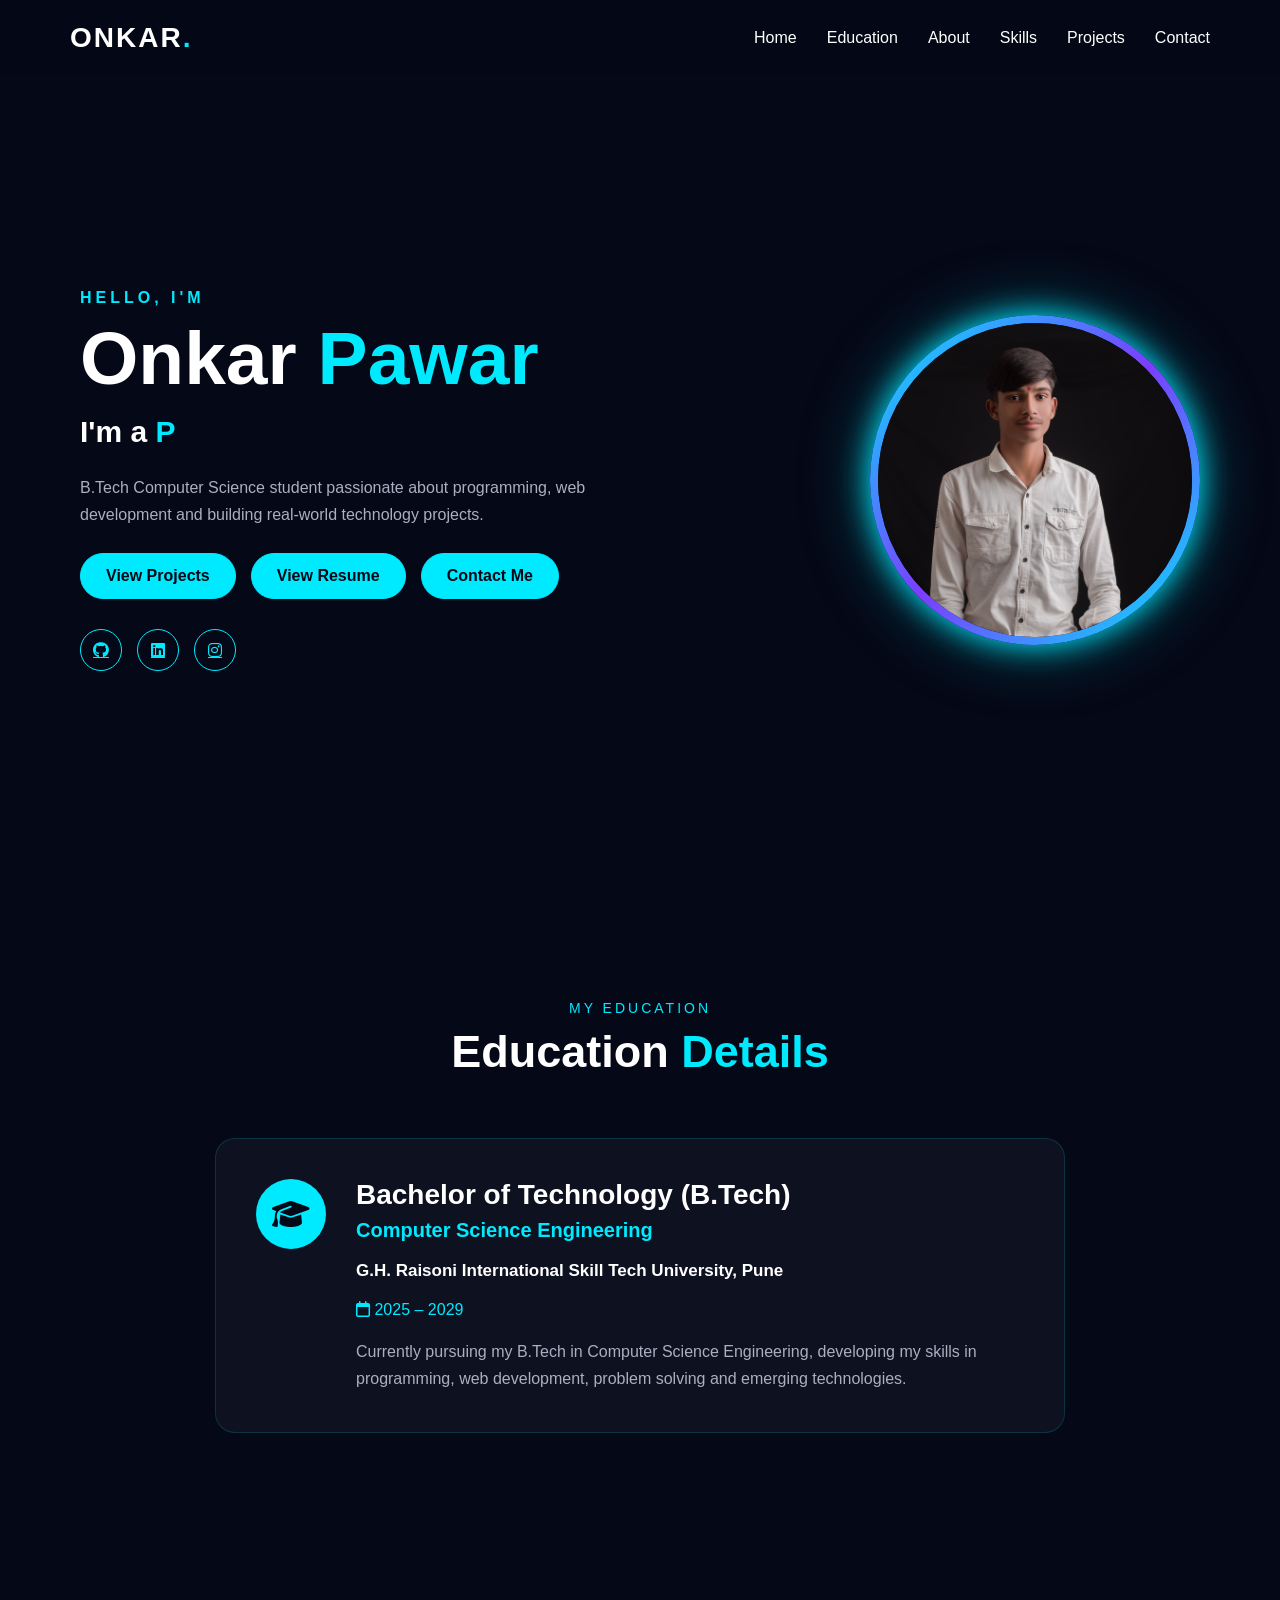
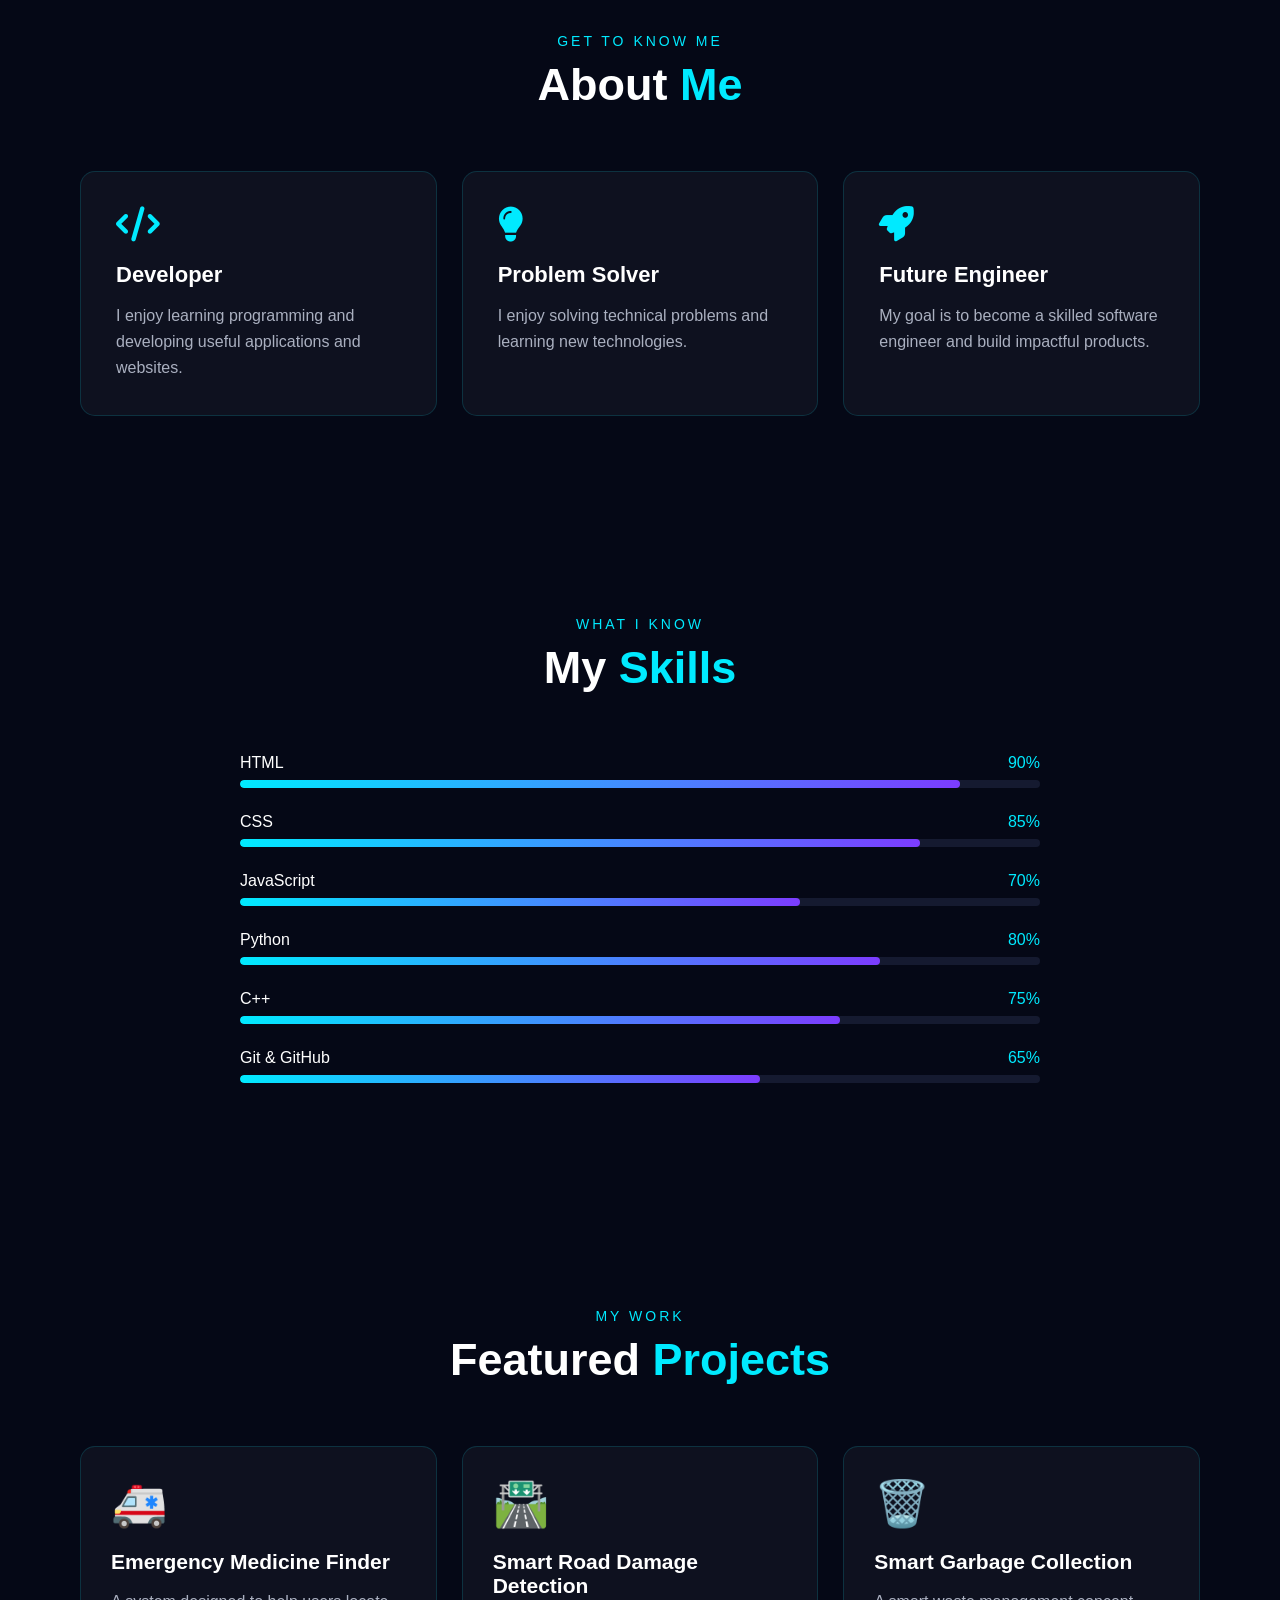
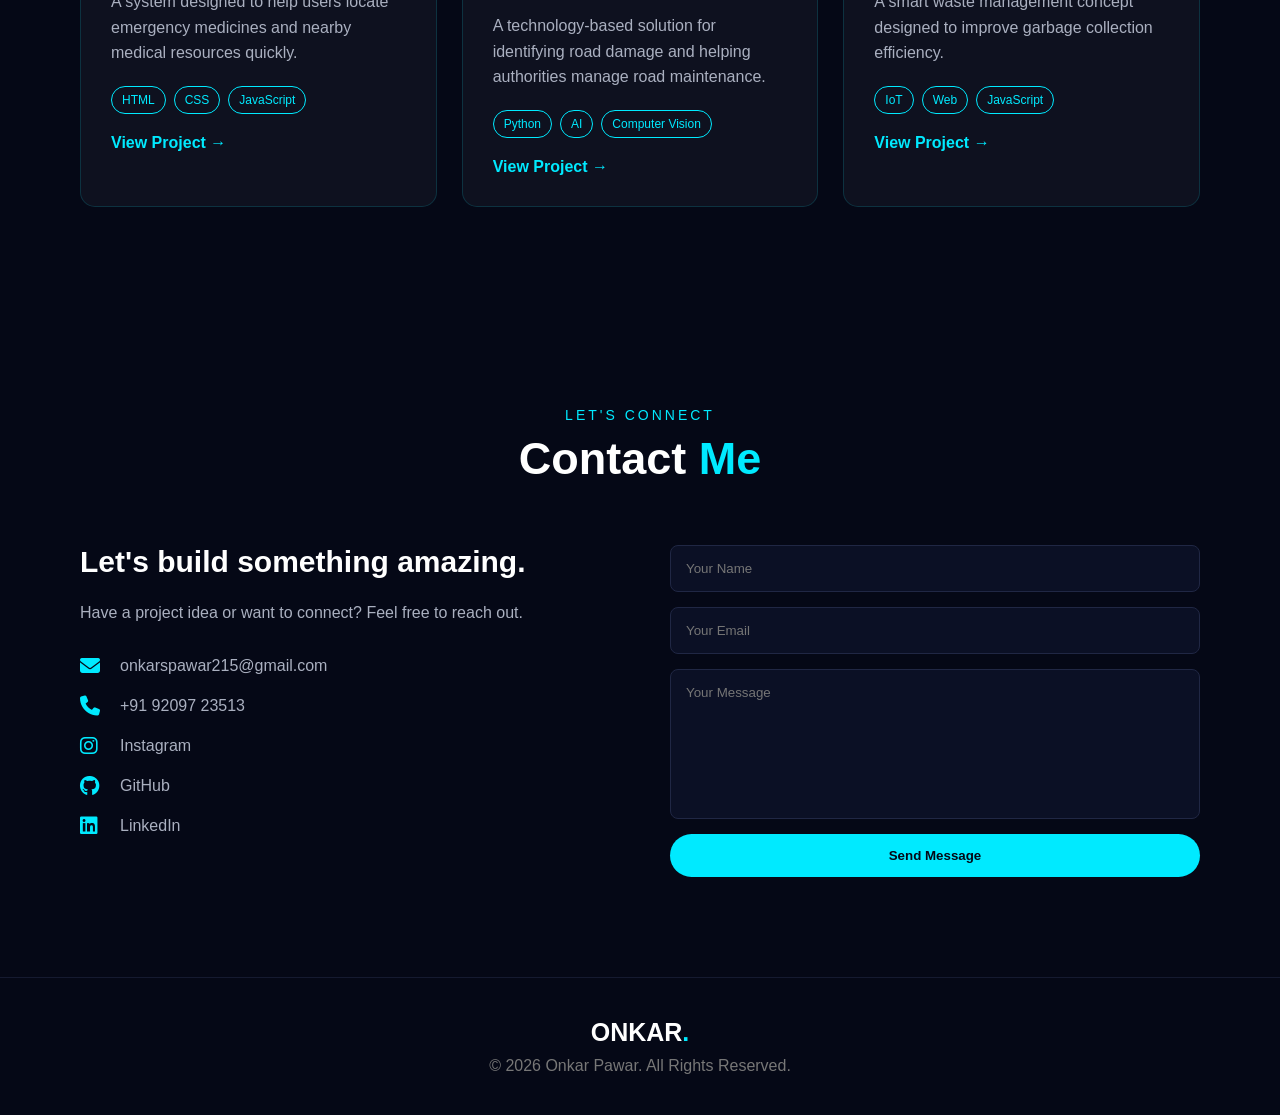
<file: index.html>
<!DOCTYPE html>
<html lang="en">

<head>
    <meta charset="UTF-8">
    <meta name="viewport" content="width=device-width, initial-scale=1.0">

    <title>Onkar Pawar | Portfolio</title>

    <link rel="stylesheet" href="style.css">

    <!-- Font Awesome -->
    <link rel="stylesheet"
        href="https://cdnjs.cloudflare.com/ajax/libs/font-awesome/6.5.2/css/all.min.css">
</head>

<body>

    <!-- ================= NAVBAR ================= -->

    <header>
        <nav>

            <h2 class="logo">
                ONKAR<span>.</span>
            </h2>

            <ul class="nav-links">
                <li><a href="#home">Home</a></li>
                <li><a href="#education">Education</a></li>
                <li><a href="#about">About</a></li>
                <li><a href="#skills">Skills</a></li>
                <li><a href="#projects">Projects</a></li>
                <li><a href="#contact">Contact</a></li>
            </ul>

            <div class="menu">
                <i class="fa-solid fa-bars"></i>
            </div>

        </nav>
    </header>


    <!-- ================= HOME ================= -->

    <section id="home" class="hero">

        <div class="hero-text">

            <p class="hello">
                HELLO, I'M
            </p>

            <h1>
                Onkar <span>Pawar</span>
            </h1>

            <h2>
                I'm a <span id="typing"></span>
            </h2>

            <p class="description">
                B.Tech Computer Science student passionate about
                programming, web development and building
                real-world technology projects.
            </p>

        <div class="buttons">
            <a href="#projects" class="btn">View Projects</a>

            <a href="resume.html" class="btn">View Resume</a>

            <a href="#contact" class="btn">Contact Me</a>
        </div>


            <!-- SOCIAL LINKS -->

            <div class="social">

                <a href="https://github.com/onkarpawar215" target="_blank">
                    <i class="fa-brands fa-github"></i>
                </a>

                <a href="https://www.linkedin.com/in/onkar-pawar-847924375/" target="_blank">
                    <i class="fa-brands fa-linkedin"></i>
                </a>

                <a href="https://www.instagram.com/onkar_pawar_9209/" target="_blank">
                    <i class="fa-brands fa-instagram"></i>
                </a>

            </div>

        </div>


        <!-- ================= PROFILE IMAGE ================= -->

        <div class="hero-image">

            <div class="glow-circle">

                <div class="profile">

                    <img src="onkar.jpg" alt="Onkar Pawar">

                </div>

            </div>

        </div>

    </section>

     <!-- Education Section -->
    <section id="education">

        <div class="section-title">
            <p>MY EDUCATION</p>
            <h2>Education <span> Details</span></h2>
        </div>

        <div class="education-card">

            <div class="education-icon">
                <i class="fa-solid fa-graduation-cap"></i>
            </div>

            <div class="education-content">

                <h3>Bachelor of Technology (B.Tech)</h3>

                <h4>Computer Science Engineering</h4>

                <p class="college-name">
                    G.H. Raisoni International Skill Tech University, Pune
                </p>

                <p class="education-year">
                    <i class="fa-regular fa-calendar"></i>
                    2025 – 2029
                </p>

                <p>
                    Currently pursuing my B.Tech in Computer Science Engineering,
                    developing my skills in programming, web development,
                    problem solving and emerging technologies.
                </p>

            </div>

        </div>

    </section>


    <!-- ================= ABOUT ================= -->

    <section id="about">

        <div class="section-title">

            <p>
                GET TO KNOW ME
            </p>

            <h2>
                About <span>Me</span>
            </h2>

        </div>


        <div class="about-container">


            <!-- CARD 1 -->

            <div class="about-card">

                <i class="fa-solid fa-code"></i>

                <h3>
                    Developer
                </h3>

                <p>
                    I enjoy learning programming and developing
                    useful applications and websites.
                </p>

            </div>


            <!-- CARD 2 -->

            <div class="about-card">

                <i class="fa-solid fa-lightbulb"></i>

                <h3>
                    Problem Solver
                </h3>

                <p>
                    I enjoy solving technical problems and
                    learning new technologies.
                </p>

            </div>


            <!-- CARD 3 -->

            <div class="about-card">

                <i class="fa-solid fa-rocket"></i>

                <h3>
                    Future Engineer
                </h3>

                <p>
                    My goal is to become a skilled software
                    engineer and build impactful products.
                </p>

            </div>

        </div>

    </section>

   


    <!-- ================= SKILLS ================= -->

    <section id="skills">

        <div class="section-title">

            <p>
                WHAT I KNOW
            </p>

            <h2>
                My <span>Skills</span>
            </h2>

        </div>


        <div class="skills-container">


            <!-- HTML -->

            <div class="skill">

                <div class="skill-name">

                    <span>
                        HTML
                    </span>

                    <span>
                        90%
                    </span>

                </div>

                <div class="bar">

                    <div class="progress html"></div>

                </div>

            </div>


            <!-- CSS -->

            <div class="skill">

                <div class="skill-name">

                    <span>
                        CSS
                    </span>

                    <span>
                        85%
                    </span>

                </div>

                <div class="bar">

                    <div class="progress css"></div>

                </div>

            </div>


            <!-- JAVASCRIPT -->

            <div class="skill">

                <div class="skill-name">

                    <span>
                        JavaScript
                    </span>

                    <span>
                        70%
                    </span>

                </div>

                <div class="bar">

                    <div class="progress js"></div>

                </div>

            </div>


            <!-- PYTHON -->

            <div class="skill">

                <div class="skill-name">

                    <span>
                        Python
                    </span>

                    <span>
                        80%
                    </span>

                </div>

                <div class="bar">

                    <div class="progress python"></div>

                </div>

            </div>


            <!-- C++ -->

            <div class="skill">

                <div class="skill-name">

                    <span>
                        C++
                    </span>

                    <span>
                        75%
                    </span>

                </div>

                <div class="bar">

                    <div class="progress cpp"></div>

                </div>

            </div>


            <!-- GITHUB -->

            <div class="skill">

                <div class="skill-name">

                    <span>
                        Git & GitHub
                    </span>

                    <span>
                        65%
                    </span>

                </div>

                <div class="bar">

                    <div class="progress git"></div>

                </div>

            </div>

        </div>

    </section>


    <!-- ================= PROJECTS ================= -->

    <section id="projects">

        <div class="section-title">

            <p>
                MY WORK
            </p>

            <h2>
                Featured <span>Projects</span>
            </h2>

        </div>


        <div class="project-container">


            <!-- PROJECT 1 -->

            <div class="project-card">

                <div class="project-icon">
                    🚑
                </div>

                <h3>
                    Emergency Medicine Finder
                </h3>

                <p>
                    A system designed to help users locate
                    emergency medicines and nearby medical
                    resources quickly.
                </p>

                <div class="tags">

                    <span>HTML</span>
                    <span>CSS</span>
                    <span>JavaScript</span>

                </div>

                <a href="./medicine-finder.html">View Project →</a>

            </div>


            <!-- PROJECT 2 -->

            <div class="project-card">

                <div class="project-icon">
                    🛣️
                </div>

                <h3>
                    Smart Road Damage Detection
                </h3>

                <p>
                    A technology-based solution for identifying
                    road damage and helping authorities manage
                    road maintenance.
                </p>

                <div class="tags">

                    <span>Python</span>
                    <span>AI</span>
                    <span>Computer Vision</span>

                </div>

               <a href="./road-damage.html">View Project →</a>

            </div>


            <!-- PROJECT 3 -->

            <div class="project-card">

                <div class="project-icon">
                    🗑️
                </div>

                <h3>
                    Smart Garbage Collection
                </h3>

                <p>
                    A smart waste management concept designed
                    to improve garbage collection efficiency.
                </p>

                <div class="tags">

                    <span>IoT</span>
                    <span>Web</span>
                    <span>JavaScript</span>

                </div>

                <a href="./garbage-collection.html">View Project →</a>

            </div>

        </div>

    </section>


    <!-- ================= CONTACT ================= -->

    <section id="contact">

        <div class="section-title">

            <p>
                LET'S CONNECT
            </p>

            <h2>
                Contact <span>Me</span>
            </h2>

        </div>


        <div class="contact-container">


            <!-- CONTACT INFO -->

<div class="contact-info">
    <h3>Let's build something amazing.</h3>

    <p>Have a project idea or want to connect? Feel free to reach out.</p>

    <!-- Email -->
    <div class="contact-item">
        <i class="fa-solid fa-envelope"></i>
        <a href="mailto:onkarspawar215@gmail.com">
            onkarspawar215@gmail.com
        </a>
    </div>

    <!-- Phone -->
    <div class="contact-item">
        <i class="fa-solid fa-phone"></i>
        <a href="tel:+919209723513">
            +91 92097 23513
        </a>
    </div>

    <!-- Instagram -->
    <div class="contact-item">
        <i class="fa-brands fa-instagram"></i>
        <a href="https://www.instagram.com/onkar_pawar_9209/" target="_blank">
            Instagram
        </a>
    </div>

    <!-- GitHub -->
    <div class="contact-item">
        <i class="fa-brands fa-github"></i>
        <a href="https://github.com/onkarpawar215" target="_blank">
            GitHub
        </a>
    </div>

    <!-- LinkedIn -->
    <div class="contact-item">
        <i class="fa-brands fa-linkedin"></i>
        <a href="https://www.linkedin.com/in/onkar-pawar-847924375/" target="_blank">
            LinkedIn
        </a>
    </div>
</div>


            <!-- CONTACT FORM -->

            <form>

                <input
                    type="text"
                    placeholder="Your Name"
                    required
                >

                <input
                    type="email"
                    placeholder="Your Email"
                    required
                >

                <textarea
                    placeholder="Your Message"
                    required
                ></textarea>

                <button type="submit">
                    Send Message
                </button>

            </form>

        </div>

    </section>


    <!-- ================= FOOTER ================= -->

    <footer>

        <h3>
            ONKAR<span>.</span>
        </h3>

        <p>
            © 2026 Onkar Pawar. All Rights Reserved.
        </p>

    </footer>


    <!-- JAVASCRIPT -->

    <script src="script.js"></script>

</body>

</html>
</file>
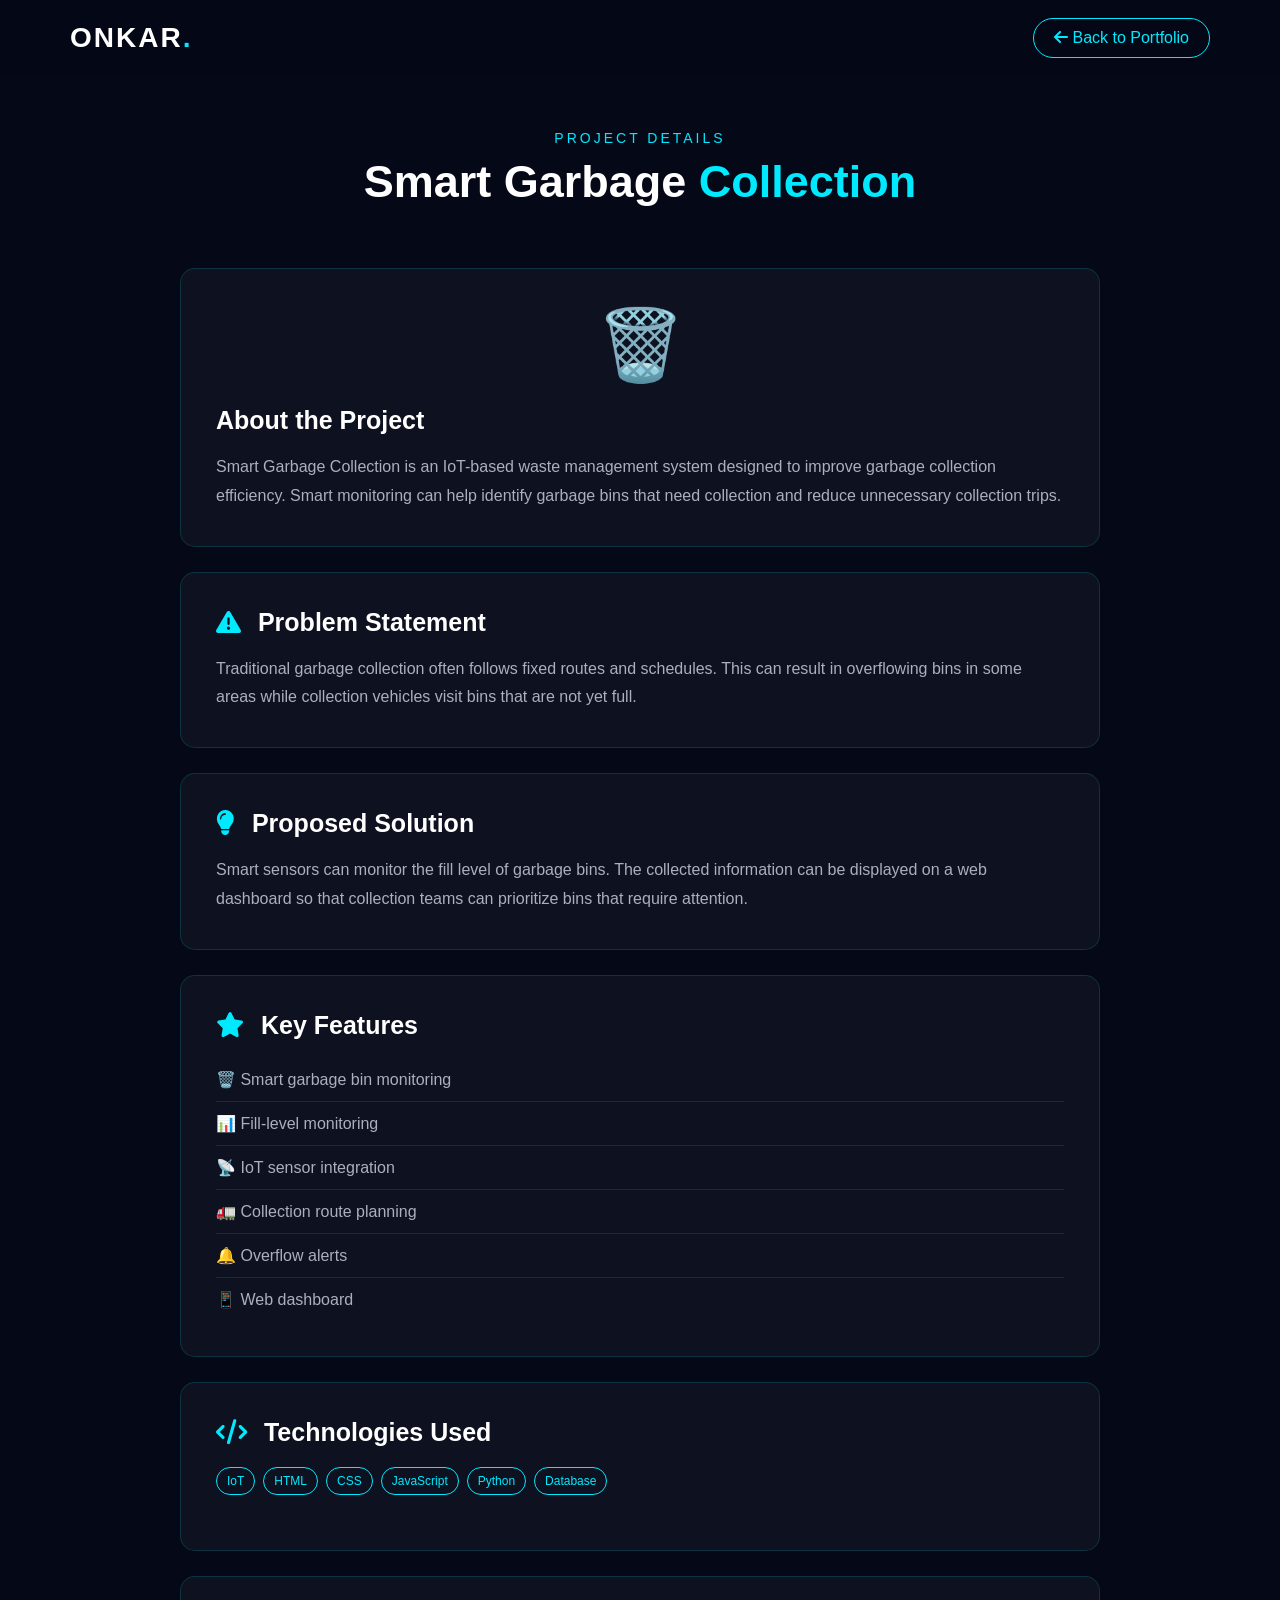
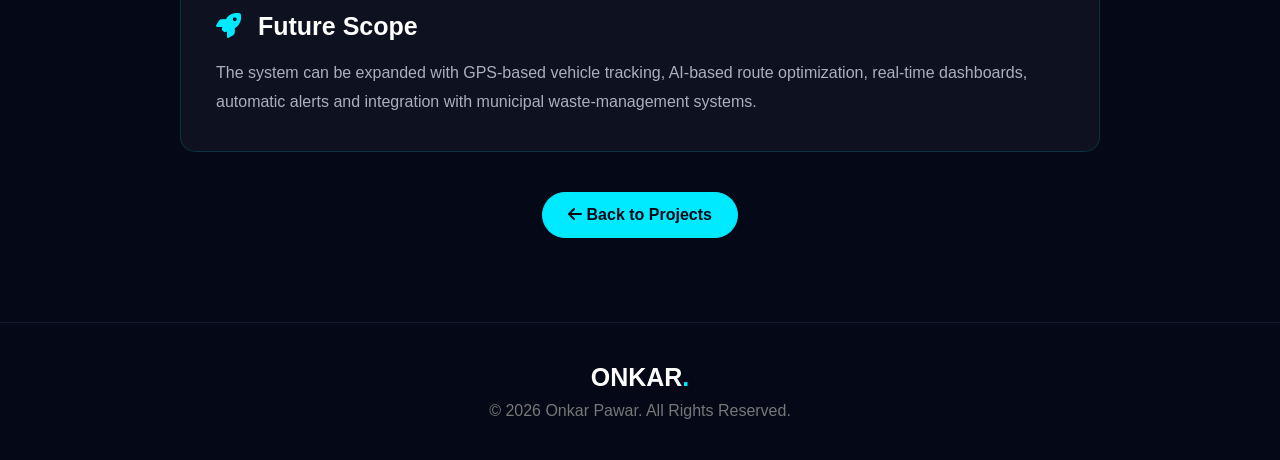
<file: garbage-collection.html>
<!DOCTYPE html>
<html lang="en">

<head>
    <meta charset="UTF-8">
    <meta name="viewport" content="width=device-width, initial-scale=1.0">

    <title>Smart Garbage Collection | Onkar Pawar</title>

    <link rel="stylesheet" href="style.css">

    <link rel="stylesheet"
        href="https://cdnjs.cloudflare.com/ajax/libs/font-awesome/6.5.2/css/all.min.css">
</head>

<body>

    <header>
        <nav>
            <h2 class="logo">ONKAR<span>.</span></h2>

            <a href="index.html" class="back-btn">
                <i class="fa-solid fa-arrow-left"></i>
                Back to Portfolio
            </a>
        </nav>
    </header>


    <section class="project-details">

        <div class="section-title">
            <p>PROJECT DETAILS</p>
            <h2>Smart Garbage <span>Collection</span></h2>
        </div>


        <div class="project-detail-card">

            <div class="big-project-icon">
                🗑️
            </div>

            <h3>About the Project</h3>

            <p>
                Smart Garbage Collection is an IoT-based waste management
                system designed to improve garbage collection efficiency.
                Smart monitoring can help identify garbage bins that need
                collection and reduce unnecessary collection trips.
            </p>

        </div>


        <div class="project-detail-card">

            <h3>
                <i class="fa-solid fa-triangle-exclamation"></i>
                Problem Statement
            </h3>

            <p>
                Traditional garbage collection often follows fixed routes
                and schedules. This can result in overflowing bins in some
                areas while collection vehicles visit bins that are not yet
                full.
            </p>

        </div>


        <div class="project-detail-card">

            <h3>
                <i class="fa-solid fa-lightbulb"></i>
                Proposed Solution
            </h3>

            <p>
                Smart sensors can monitor the fill level of garbage bins.
                The collected information can be displayed on a web
                dashboard so that collection teams can prioritize bins
                that require attention.
            </p>

        </div>


        <div class="project-detail-card">

            <h3>
                <i class="fa-solid fa-star"></i>
                Key Features
            </h3>

            <ul class="feature-list">
                <li>🗑️ Smart garbage bin monitoring</li>
                <li>📊 Fill-level monitoring</li>
                <li>📡 IoT sensor integration</li>
                <li>🚛 Collection route planning</li>
                <li>🔔 Overflow alerts</li>
                <li>📱 Web dashboard</li>
            </ul>

        </div>


        <div class="project-detail-card">

            <h3>
                <i class="fa-solid fa-code"></i>
                Technologies Used
            </h3>

            <div class="tags">
                <span>IoT</span>
                <span>HTML</span>
                <span>CSS</span>
                <span>JavaScript</span>
                <span>Python</span>
                <span>Database</span>
            </div>

        </div>


        <div class="project-detail-card">

            <h3>
                <i class="fa-solid fa-rocket"></i>
                Future Scope
            </h3>

            <p>
                The system can be expanded with GPS-based vehicle tracking,
                AI-based route optimization, real-time dashboards,
                automatic alerts and integration with municipal
                waste-management systems.
            </p>

        </div>


        <div class="back-container">

            <a href="index.html#projects" class="btn">
                <i class="fa-solid fa-arrow-left"></i>
                Back to Projects
            </a>

        </div>

    </section>


    <footer>

        <h3>ONKAR<span>.</span></h3>

        <p>© 2026 Onkar Pawar. All Rights Reserved.</p>

    </footer>

</body>

</html>
</file>
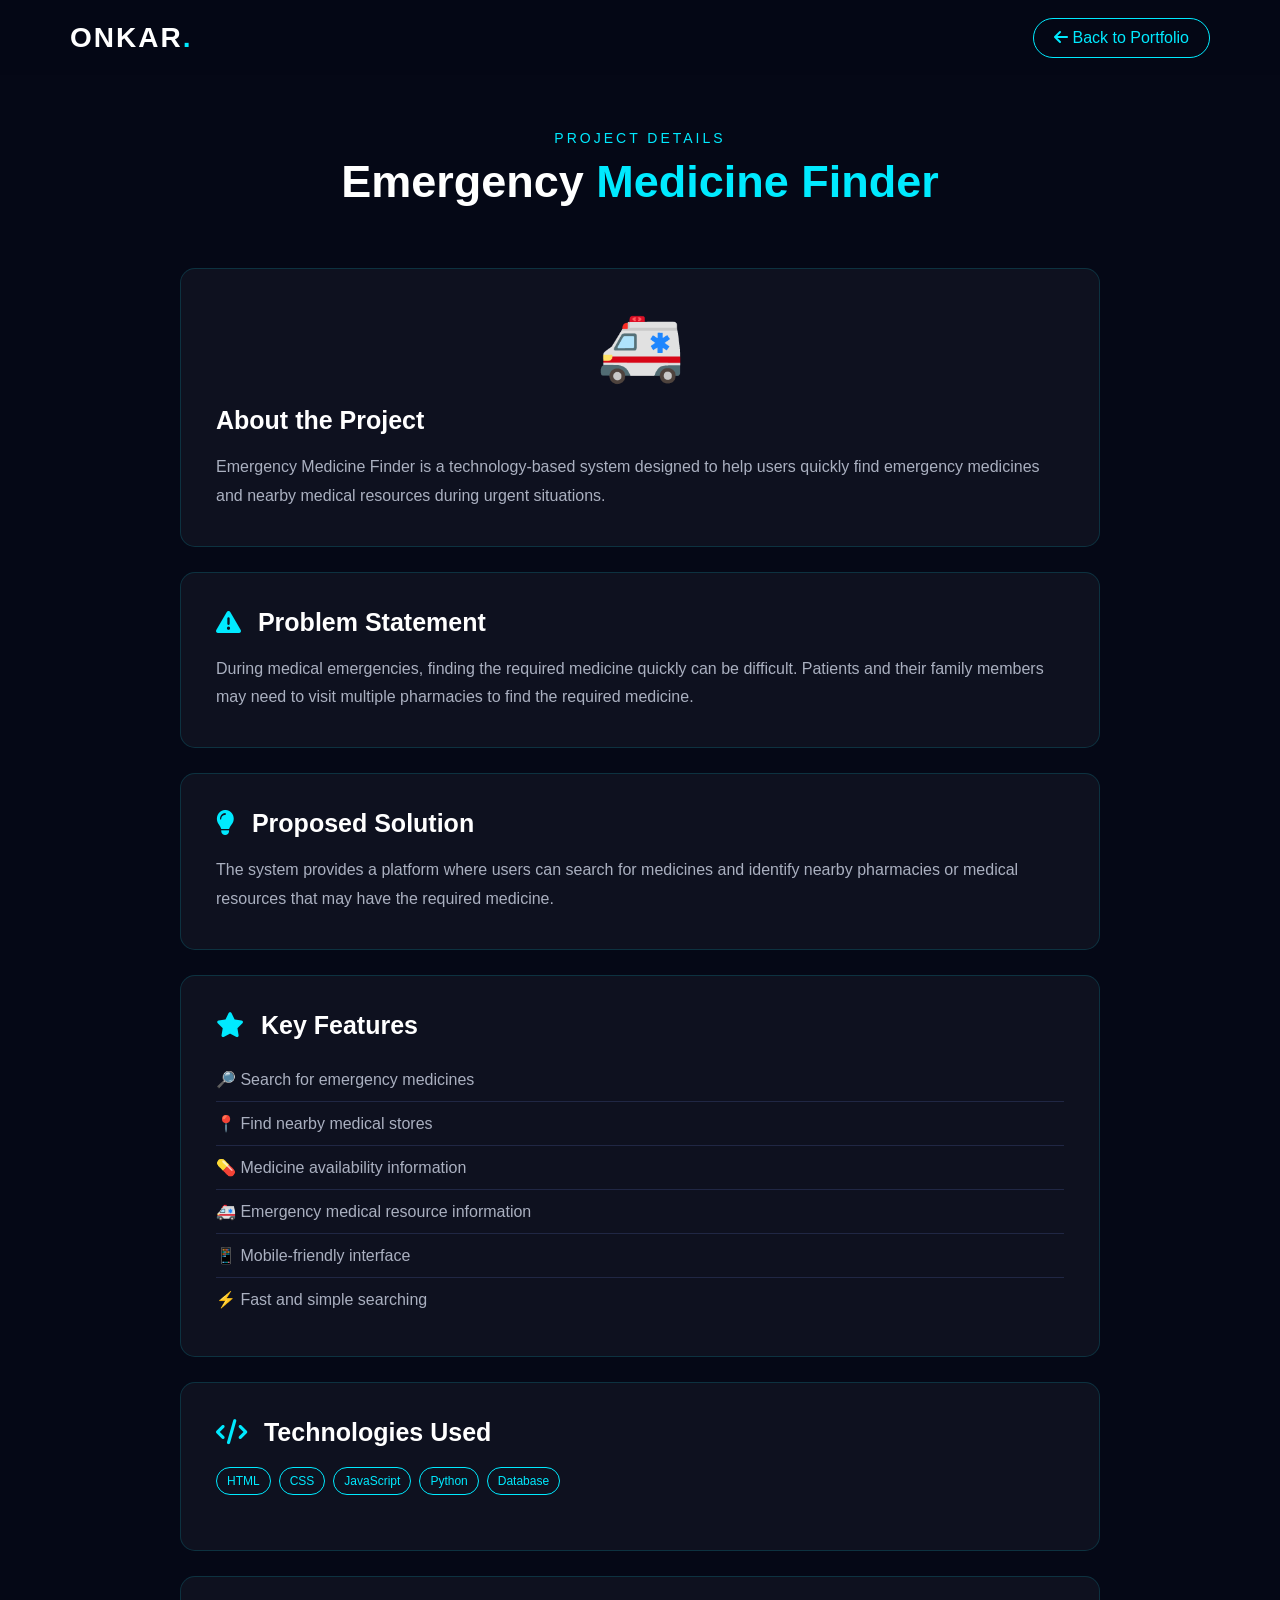
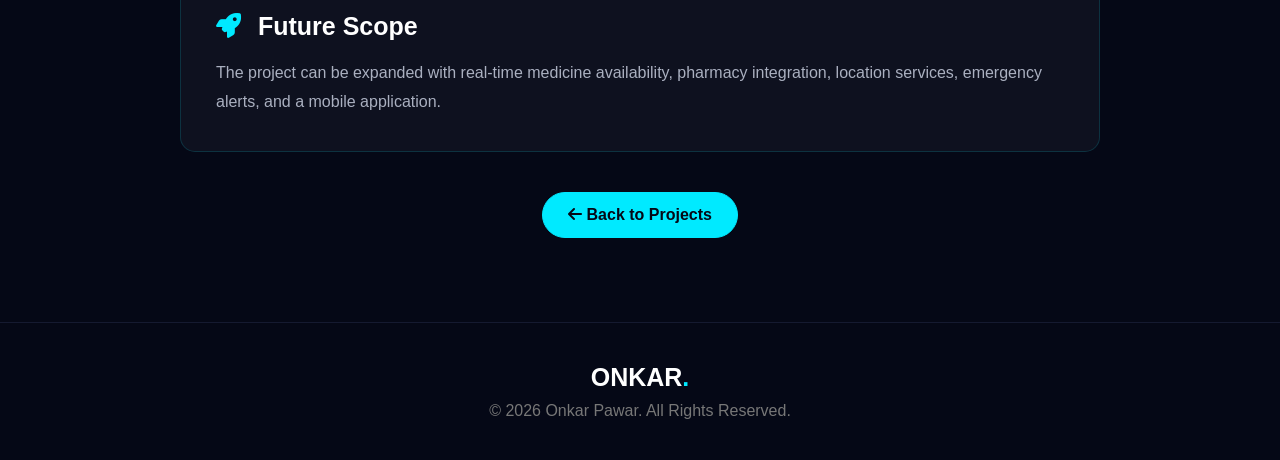
<file: medicine-finder.html>
<!DOCTYPE html>
<html lang="en">

<head>
    <meta charset="UTF-8">
    <meta name="viewport" content="width=device-width, initial-scale=1.0">

    <title>Emergency Medicine Finder | Onkar Pawar</title>

    <link rel="stylesheet" href="style.css">

    <link rel="stylesheet"
        href="https://cdnjs.cloudflare.com/ajax/libs/font-awesome/6.5.2/css/all.min.css">
</head>

<body>

    <!-- Header -->
    <header>
        <nav>
            <h2 class="logo">ONKAR<span>.</span></h2>

            <a href="index.html" class="back-btn">
                <i class="fa-solid fa-arrow-left"></i>
                Back to Portfolio
            </a>
        </nav>
    </header>


    <!-- Project Details -->
    <section class="project-details">

        <div class="section-title">
            <p>PROJECT DETAILS</p>
            <h2>Emergency <span>Medicine Finder</span></h2>
        </div>


        <!-- Project Introduction -->
        <div class="project-detail-card">

            <div class="big-project-icon">
                🚑
            </div>

            <h3>About the Project</h3>

            <p>
                Emergency Medicine Finder is a technology-based system
                designed to help users quickly find emergency medicines
                and nearby medical resources during urgent situations.
            </p>

        </div>


        <!-- Problem -->
        <div class="project-detail-card">

            <h3>
                <i class="fa-solid fa-triangle-exclamation"></i>
                Problem Statement
            </h3>

            <p>
                During medical emergencies, finding the required medicine
                quickly can be difficult. Patients and their family members
                may need to visit multiple pharmacies to find the required
                medicine.
            </p>

        </div>


        <!-- Solution -->
        <div class="project-detail-card">

            <h3>
                <i class="fa-solid fa-lightbulb"></i>
                Proposed Solution
            </h3>

            <p>
                The system provides a platform where users can search for
                medicines and identify nearby pharmacies or medical
                resources that may have the required medicine.
            </p>

        </div>


        <!-- Features -->
        <div class="project-detail-card">

            <h3>
                <i class="fa-solid fa-star"></i>
                Key Features
            </h3>

            <ul class="feature-list">
                <li>🔎 Search for emergency medicines</li>
                <li>📍 Find nearby medical stores</li>
                <li>💊 Medicine availability information</li>
                <li>🚑 Emergency medical resource information</li>
                <li>📱 Mobile-friendly interface</li>
                <li>⚡ Fast and simple searching</li>
            </ul>

        </div>


        <!-- Technologies -->
        <div class="project-detail-card">

            <h3>
                <i class="fa-solid fa-code"></i>
                Technologies Used
            </h3>

            <div class="tags">
                <span>HTML</span>
                <span>CSS</span>
                <span>JavaScript</span>
                <span>Python</span>
                <span>Database</span>
            </div>

        </div>


        <!-- Future Scope -->
        <div class="project-detail-card">

            <h3>
                <i class="fa-solid fa-rocket"></i>
                Future Scope
            </h3>

            <p>
                The project can be expanded with real-time medicine
                availability, pharmacy integration, location services,
                emergency alerts, and a mobile application.
            </p>

        </div>


        <!-- Back Button -->
        <div class="back-container">

            <a href="index.html#projects" class="btn">
                <i class="fa-solid fa-arrow-left"></i>
                Back to Projects
            </a>

        </div>

    </section>


    <footer>

        <h3>ONKAR<span>.</span></h3>

        <p>© 2026 Onkar Pawar. All Rights Reserved.</p>

    </footer>

</body>

</html>
</file>
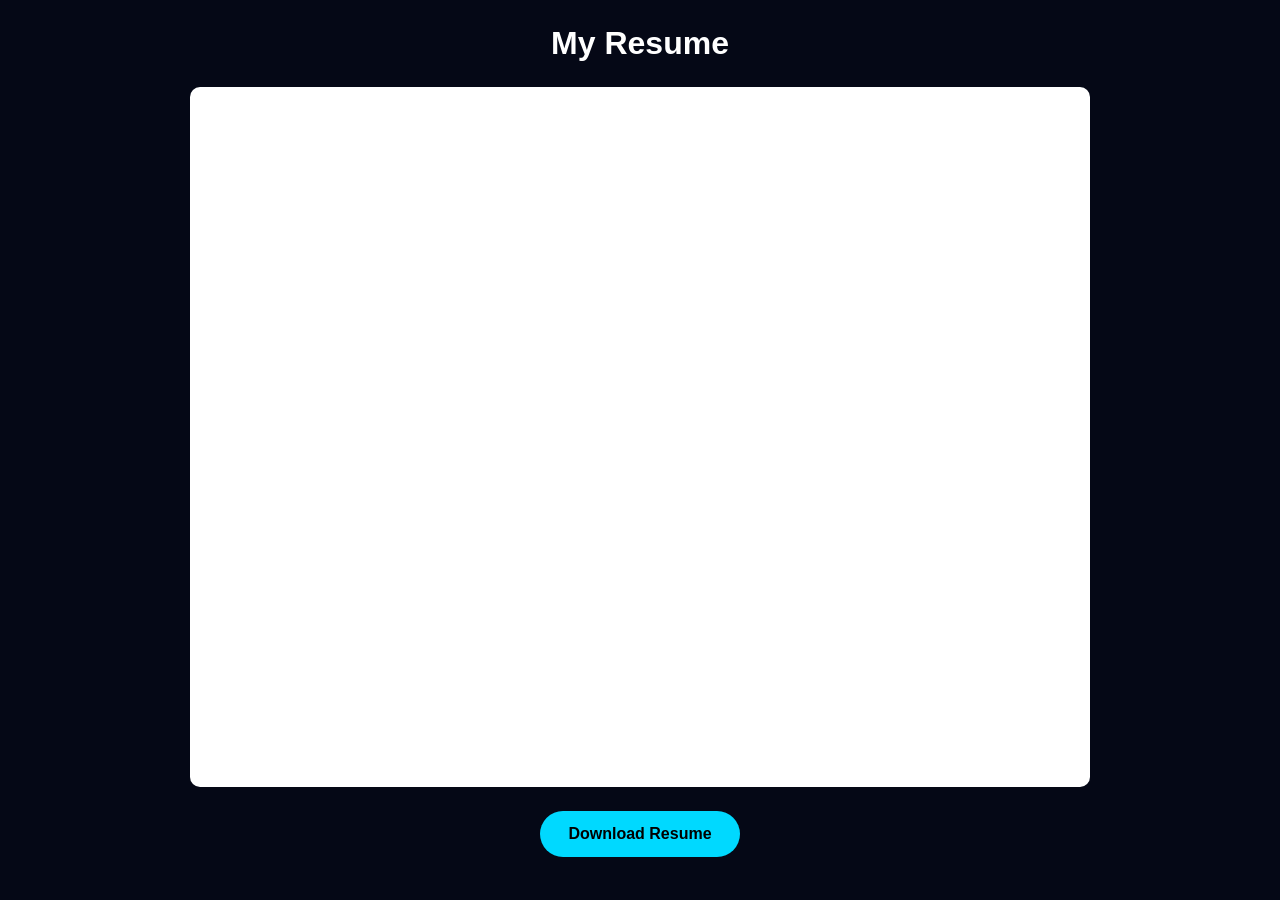
<file: resume.html>
<!DOCTYPE html>
<html lang="en">
<head>
    <meta charset="UTF-8">
    <meta name="viewport" content="width=device-width, initial-scale=1.0">
    <title>My Resume - Onkar Pawar</title>

    <style>
        body {
            margin: 0;
            font-family: Arial, sans-serif;
            background: #050816;
            color: white;
            text-align: center;
        }

        h1 {
            margin: 25px 0;
        }

        .resume-container {
            width: 90%;
            max-width: 900px;
            margin: auto;
        }

        iframe {
            width: 100%;
            height: 700px;
            border: none;
            border-radius: 10px;
            background: white;
        }

        .download-btn {
            display: inline-block;
            margin: 20px;
            padding: 14px 28px;
            background: #00d9ff;
            color: #000;
            text-decoration: none;
            border-radius: 30px;
            font-weight: bold;
            transition: 0.3s ease;
        }

        .download-btn:hover {
            transform: translateY(-4px) scale(1.03);
            box-shadow: 0 8px 20px rgba(0, 0, 0, 0.25);
        }
    </style>
</head>

<body>

    <h1>My Resume</h1>

    <div class="resume-container">
        <iframe src="resume.pdf"></iframe>
    </div>

    <a href="resume.pdf" class="download-btn" download>
        Download Resume
    </a>

</body>
</html>
</file>
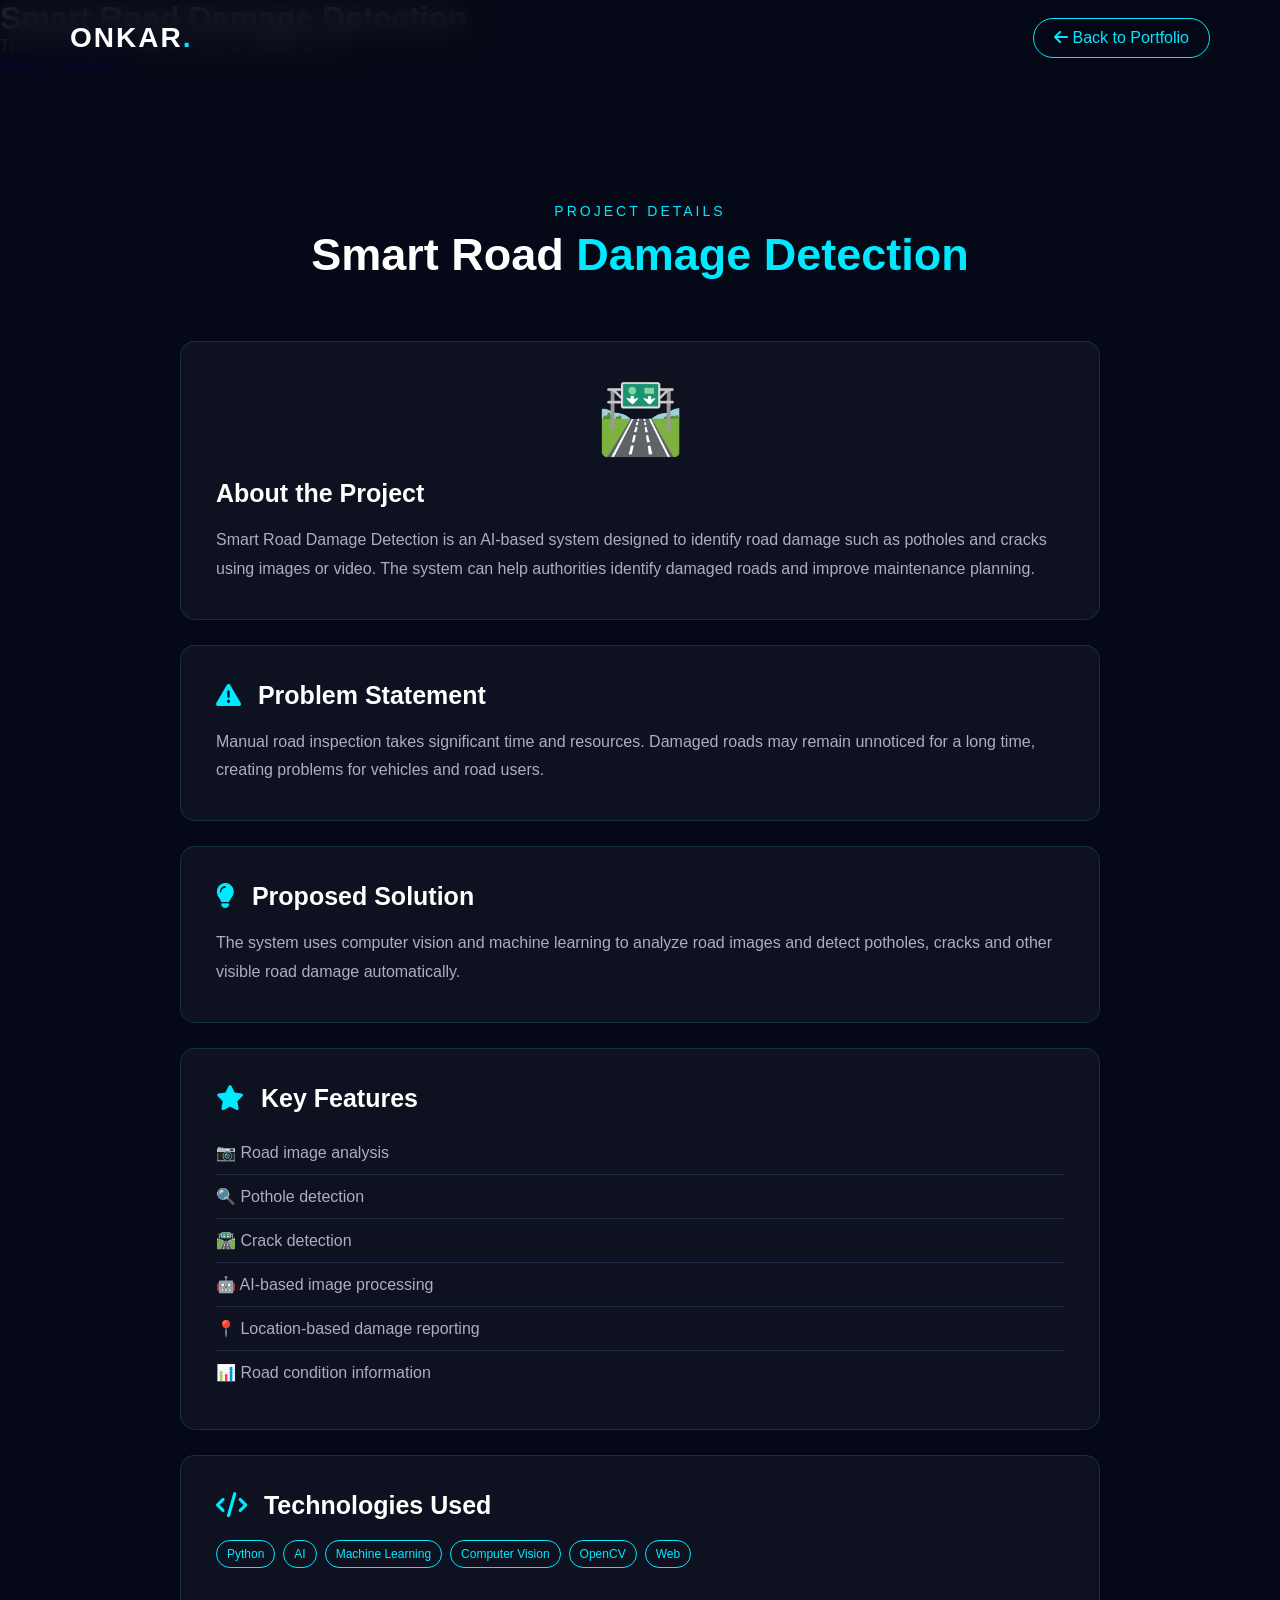
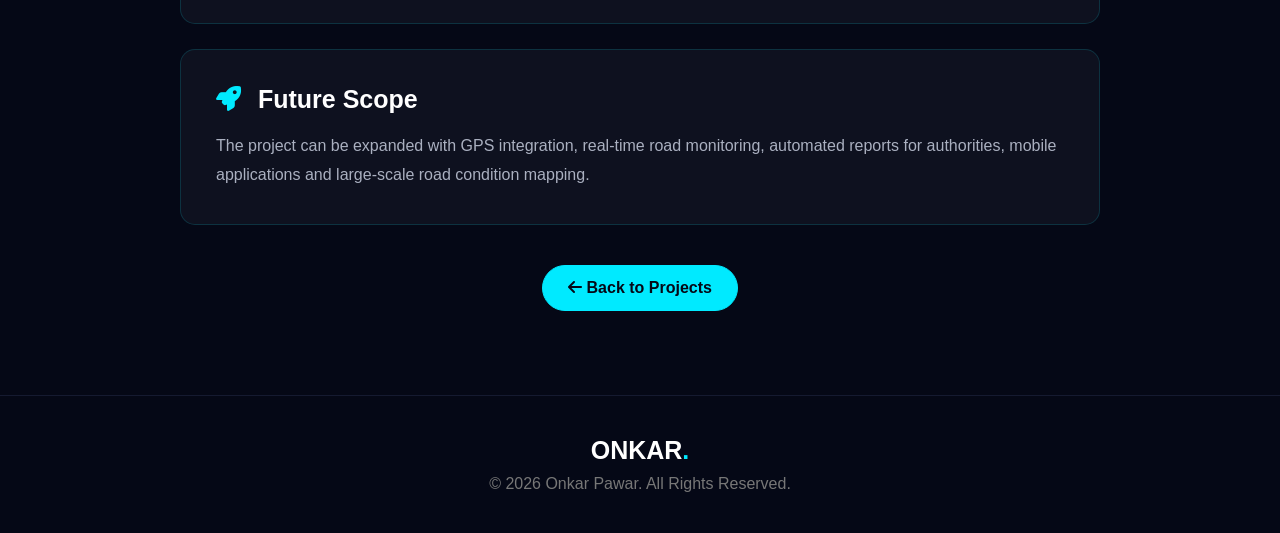
<file: road-damage.html>
<!DOCTYPE html>
<html>
<head>
    <head>
    <meta charset="UTF-8">
    <meta name="viewport" content="width=device-width, initial-scale=1.0">

    <title>Smart Road Damage Detection | Onkar Pawar</title>

    <link rel="stylesheet" href="style.css">

    <link rel="stylesheet"
        href="https://cdnjs.cloudflare.com/ajax/libs/font-awesome/6.5.2/css/all.min.css">
</head>
</head>

<body>

    <h1>Smart Road Damage Detection</h1>

    <p>This is my Smart Road Damage Detection project.</p>

    <a href="index.html">Back to Portfolio</a>

</body>
</html>

    <header>
        <nav>
            <h2 class="logo">ONKAR<span>.</span></h2>

            <a href="index.html" class="back-btn">
                <i class="fa-solid fa-arrow-left"></i>
                Back to Portfolio
            </a>
        </nav>
    </header>


    <section class="project-details">

        <div class="section-title">
            <p>PROJECT DETAILS</p>
            <h2>Smart Road <span>Damage Detection</span></h2>
        </div>


        <div class="project-detail-card">

            <div class="big-project-icon">
                🛣️
            </div>

            <h3>About the Project</h3>

            <p>
                Smart Road Damage Detection is an AI-based system designed
                to identify road damage such as potholes and cracks using
                images or video. The system can help authorities identify
                damaged roads and improve maintenance planning.
            </p>

        </div>


        <div class="project-detail-card">

            <h3>
                <i class="fa-solid fa-triangle-exclamation"></i>
                Problem Statement
            </h3>

            <p>
                Manual road inspection takes significant time and resources.
                Damaged roads may remain unnoticed for a long time, creating
                problems for vehicles and road users.
            </p>

        </div>


        <div class="project-detail-card">

            <h3>
                <i class="fa-solid fa-lightbulb"></i>
                Proposed Solution
            </h3>

            <p>
                The system uses computer vision and machine learning to
                analyze road images and detect potholes, cracks and other
                visible road damage automatically.
            </p>

        </div>


        <div class="project-detail-card">

            <h3>
                <i class="fa-solid fa-star"></i>
                Key Features
            </h3>

            <ul class="feature-list">
                <li>📷 Road image analysis</li>
                <li>🔍 Pothole detection</li>
                <li>🛣️ Crack detection</li>
                <li>🤖 AI-based image processing</li>
                <li>📍 Location-based damage reporting</li>
                <li>📊 Road condition information</li>
            </ul>

        </div>


        <div class="project-detail-card">

            <h3>
                <i class="fa-solid fa-code"></i>
                Technologies Used
            </h3>

            <div class="tags">
                <span>Python</span>
                <span>AI</span>
                <span>Machine Learning</span>
                <span>Computer Vision</span>
                <span>OpenCV</span>
                <span>Web</span>
            </div>

        </div>


        <div class="project-detail-card">

            <h3>
                <i class="fa-solid fa-rocket"></i>
                Future Scope
            </h3>

            <p>
                The project can be expanded with GPS integration, real-time
                road monitoring, automated reports for authorities,
                mobile applications and large-scale road condition mapping.
            </p>

        </div>


        <div class="back-container">

            <a href="index.html#projects" class="btn">
                <i class="fa-solid fa-arrow-left"></i>
                Back to Projects
            </a>

        </div>

    </section>


    <footer>

        <h3>ONKAR<span>.</span></h3>

        <p>© 2026 Onkar Pawar. All Rights Reserved.</p>

    </footer>

</body>

</html>
</file>
<file: style.css>
/* =========================================================
   ONKAR PAWAR PORTFOLIO - CLEAN CSS
   ========================================================= */

html {
    scroll-behavior: smooth;
}

* {
    margin: 0;
    padding: 0;
    box-sizing: border-box;
}

body {
    font-family: Arial, sans-serif;
    background: #050816;
    color: white;
    overflow-x: hidden;
}

/* =========================
   NAVBAR
   ========================= */

header {
    position: fixed;
    top: 0;
    left: 0;
    width: 100%;
    z-index: 1000;
    background: rgba(5, 8, 22, 0.85);
    backdrop-filter: blur(15px);
    animation: navDown 0.8s ease-out;
}

nav {
    max-width: 1200px;
    height: 75px;
    margin: auto;
    padding: 0 30px;
    display: flex;
    align-items: center;
    justify-content: space-between;
}

.logo {
    font-size: 28px;
    letter-spacing: 2px;
}

.logo span {
    color: #00eaff;
}

.nav-links {
    display: flex;
    gap: 30px;
    list-style: none;
}

.nav-links a {
    color: white;
    text-decoration: none;
    transition: 0.3s;
    font-size: 16px;
}

.nav-links a:hover {
    color: #00eaff;
}

.menu {
    display: none;
    font-size: 25px;
    cursor: pointer;
}

/* =========================
   HERO
   ========================= */

.hero {
    min-height: 100vh;
    max-width: 1200px;
    margin: auto;
    padding: 120px 40px 60px;
    display: flex;
    align-items: center;
    justify-content: space-between;
    gap: 50px;
    animation: fadeUp 1s ease-out;
}

.hero-text {
    max-width: 650px;
    animation: heroLeft 1s ease-out;
}

.hello {
    color: #00eaff;
    letter-spacing: 4px;
    font-weight: bold;
    margin-bottom: 10px;
}

.hero h1 {
    font-size: 75px;
    line-height: 1.1;
    margin-bottom: 15px;
    animation: fadeUp 1s ease-out 0.2s both;
}

.hero h1 span {
    color: #00eaff;
}

.hero h2 {
    font-size: 30px;
}

#typing {
    color: #00eaff;
}

.description {
    color: #aab0c0;
    line-height: 1.7;
    margin: 25px 0;
    max-width: 600px;
    animation: fadeUp 1s ease-out 0.4s both;
}

/* =========================
   BUTTONS
   ========================= */

.buttons {
    display: flex;
    gap: 15px;
    flex-wrap: wrap;
}

.btn {
    display: inline-block;
    padding: 13px 25px;
    background: #00eaff;
    color: #050816;
    text-decoration: none;
    border-radius: 30px;
    font-weight: bold;
    border: 1px solid #00eaff;
    transition: all 0.3s ease;
    animation: fadeUp 1s ease-out 0.6s both;
}

.btn:hover {
    transform: translateY(-5px);
    box-shadow: 0 0 25px rgba(0, 234, 255, 0.65);
}

/* Keep ALL hero buttons identical.
   The old .btn.outline red styling has intentionally been removed. */

/* =========================
   SOCIAL
   ========================= */

.social {
    display: flex;
    gap: 15px;
    margin-top: 30px;
}

.social a {
    width: 42px;
    height: 42px;
    display: flex;
    align-items: center;
    justify-content: center;
    border: 1px solid #00eaff;
    border-radius: 50%;
    color: #00eaff;
    transition: all 0.3s ease;
}

.social a:hover {
    background: #00eaff;
    color: #050816;
    transform: translateY(-6px) scale(1.15);
    box-shadow: 0 0 20px #00eaff;
}

/* =========================
   PROFILE IMAGE
   ========================= */

.hero-image {
    flex-shrink: 0;
    animation: heroRight 1s ease-out;
}

.glow-circle {
    width: 330px;
    height: 330px;
    border-radius: 50%;
    padding: 8px;
    display: flex;
    align-items: center;
    justify-content: center;
    background: linear-gradient(135deg, #00eaff, #7c3cff, #00eaff);
    box-shadow:
        0 0 30px #00eaff,
        0 0 70px rgba(0, 234, 255, 0.35);
}

.profile {
    width: 314px;
    height: 314px;
    border-radius: 50%;
    overflow: hidden;
    background: #080d20;
    display: flex;
    align-items: center;
    justify-content: center;
    animation: floating 4s ease-in-out infinite;
}

.profile img {
    width: 100%;
    height: 100%;
    object-fit: cover;
    object-position: center top;
    display: block;
}

/* =========================
   SECTIONS
   ========================= */

section {
    max-width: 1200px;
    margin: auto;
    padding: 100px 40px;
}

.section-title {
    text-align: center;
    margin-bottom: 60px;
    animation: titleAppear 0.8s ease-out;
}

.section-title p {
    color: #00eaff;
    letter-spacing: 3px;
    font-size: 14px;
}

.section-title h2 {
    font-size: 45px;
    margin-top: 10px;
}

.section-title span {
    color: #00eaff;
}

/* =========================
   ABOUT
   ========================= */

.about-container {
    display: grid;
    grid-template-columns: repeat(3, 1fr);
    gap: 25px;
}

.about-card {
    padding: 35px;
    background: rgba(255, 255, 255, 0.04);
    border: 1px solid rgba(0, 234, 255, 0.15);
    border-radius: 15px;
    transition: all 0.35s ease;
}

.about-card:hover {
    transform: translateY(-10px);
    border-color: #00eaff;
    box-shadow: 0 15px 30px rgba(0, 234, 255, 0.15);
}

.about-card i {
    font-size: 35px;
    color: #00eaff;
    margin-bottom: 20px;
}

.about-card h3 {
    margin-bottom: 15px;
    font-size: 22px;
}

.about-card p {
    color: #aab0c0;
    line-height: 1.6;
}

/* =========================
   SKILLS
   ========================= */

.skills-container {
    max-width: 800px;
    margin: auto;
}

.skill {
    margin-bottom: 25px;
    transition: transform 0.3s ease;
}

.skill:hover {
    transform: translateX(8px);
}

.skill-name {
    display: flex;
    justify-content: space-between;
    margin-bottom: 8px;
}

.skill-name span:last-child {
    color: #00eaff;
}

.bar {
    width: 100%;
    height: 8px;
    background: #151a30;
    border-radius: 10px;
    overflow: hidden;
}

.progress {
    height: 100%;
    background: linear-gradient(90deg, #00eaff, #7c3cff);
    border-radius: 10px;
    animation: progressAnimation 1.5s ease-out;
}

.html { width: 90%; }
.css { width: 85%; }
.js { width: 70%; }
.python { width: 80%; }
.cpp { width: 75%; }
.git { width: 65%; }

/* =========================
   PROJECTS
   ========================= */

.project-container {
    display: grid;
    grid-template-columns: repeat(3, 1fr);
    gap: 25px;
}

.project-card {
    padding: 30px;
    background: rgba(255, 255, 255, 0.04);
    border: 1px solid rgba(0, 234, 255, 0.15);
    border-radius: 15px;
    transition: all 0.35s ease;
}

.project-card:hover {
    transform: translateY(-12px) scale(1.02);
    border-color: #00eaff;
    box-shadow: 0 18px 35px rgba(0, 234, 255, 0.15);
}

.project-icon {
    font-size: 45px;
    margin-bottom: 20px;
    transition: transform 0.3s ease;
}

.project-card:hover .project-icon {
    transform: scale(1.2) rotate(5deg);
}

.project-card h3 {
    font-size: 21px;
    margin-bottom: 15px;
}

.project-card p {
    color: #aab0c0;
    line-height: 1.6;
}

.tags {
    display: flex;
    flex-wrap: wrap;
    gap: 8px;
    margin: 20px 0;
}

.tags span {
    font-size: 12px;
    padding: 6px 10px;
    border: 1px solid #00eaff;
    border-radius: 20px;
    color: #00eaff;
}

.project-card a {
    color: #00eaff;
    text-decoration: none;
    font-weight: bold;
    transition: all 0.3s ease;
}

.project-card a:hover {
    letter-spacing: 1px;
}

/* =========================
   CONTACT
   ========================= */

.contact-container {
    display: grid;
    grid-template-columns: 1fr 1fr;
    gap: 60px;
}

.contact-info h3 {
    font-size: 30px;
    margin-bottom: 20px;
}

.contact-info p {
    color: #aab0c0;
    line-height: 1.7;
    margin-bottom: 30px;
}

.contact-item {
    display: flex;
    align-items: center;
    gap: 15px;
    margin: 20px 0;
    color: #aab0c0;
    transition: all 0.3s ease;
}

.contact-item:hover {
    transform: translateX(8px);
}

.contact-item i {
    color: #00eaff;
    font-size: 20px;
    width: 25px;
}

.contact-item a {
    color: #aab0c0;
    text-decoration: none;
    transition: 0.3s;
}

.contact-item a:hover {
    color: #00eaff;
}

/* =========================
   CONTACT FORM
   ========================= */

form {
    display: flex;
    flex-direction: column;
    gap: 15px;
}

input,
textarea {
    width: 100%;
    padding: 15px;
    background: #0b1025;
    border: 1px solid #202744;
    border-radius: 8px;
    color: white;
    outline: none;
    font-family: Arial, sans-serif;
}

input:focus,
textarea:focus {
    border-color: #00eaff;
    box-shadow: 0 0 10px rgba(0, 234, 255, 0.15);
}

textarea {
    height: 150px;
    resize: none;
}

button {
    padding: 14px;
    border: none;
    background: #00eaff;
    color: #050816;
    border-radius: 30px;
    font-weight: bold;
    cursor: pointer;
    transition: all 0.3s ease;
}

button:hover {
    box-shadow: 0 0 25px #00eaff;
    transform: translateY(-4px);
}

/* =========================
   FOOTER
   ========================= */

footer {
    text-align: center;
    padding: 40px;
    border-top: 1px solid #151a30;
}

footer h3 {
    font-size: 25px;
}

footer span {
    color: #00eaff;
}

footer p {
    margin-top: 10px;
    color: #777;
}

/* =========================
   PROJECT DETAILS
   ========================= */

.project-details {
    max-width: 1000px;
    margin: auto;
    padding: 130px 40px 80px;
}

.project-detail-card {
    background: rgba(255, 255, 255, 0.04);
    border: 1px solid rgba(0, 234, 255, 0.15);
    border-radius: 15px;
    padding: 35px;
    margin-bottom: 25px;
    transition: all 0.4s ease;
}

.project-detail-card:hover {
    border-color: #00eaff;
    transform: translateY(-5px);
    box-shadow: 0 10px 40px rgba(0, 234, 255, 0.12);
}

.project-detail-card h3 {
    font-size: 25px;
    margin-bottom: 18px;
    color: white;
}

.project-detail-card h3 i {
    color: #00eaff;
    margin-right: 10px;
}

.project-detail-card p {
    color: #aab0c0;
    line-height: 1.8;
    font-size: 16px;
}

.big-project-icon {
    font-size: 70px;
    text-align: center;
    margin-bottom: 20px;
}

.feature-list {
    list-style: none;
    padding: 0;
}

.feature-list li {
    color: #aab0c0;
    padding: 12px 0;
    border-bottom: 1px solid #202744;
}

.feature-list li:last-child {
    border-bottom: none;
}

.back-container {
    text-align: center;
    margin-top: 40px;
}

.back-btn {
    display: inline-block;
    color: #00eaff;
    text-decoration: none;
    border: 1px solid #00eaff;
    padding: 10px 20px;
    border-radius: 25px;
    transition: 0.3s;
}

.back-btn:hover {
    background: #00eaff;
    color: #050816;
}

/* =========================
   EDUCATION
   ========================= */

.education-card {
    max-width: 850px;
    margin: auto;
    padding: 40px;
    display: flex;
    align-items: flex-start;
    gap: 30px;
    background: rgba(255, 255, 255, 0.04);
    border: 1px solid rgba(0, 234, 255, 0.15);
    border-radius: 20px;
    transition: all 0.35s ease;
}

.education-card:hover {
    transform: translateY(-8px);
    border-color: #00eaff;
    box-shadow: 0 15px 35px rgba(0, 234, 255, 0.15);
}

.education-icon {
    min-width: 70px;
    height: 70px;
    display: flex;
    align-items: center;
    justify-content: center;
    border-radius: 50%;
    background: #00eaff;
    color: #050816;
    font-size: 30px;
}

.education-content h3 {
    font-size: 28px;
    margin-bottom: 8px;
}

.education-content h4 {
    color: #00eaff;
    font-size: 20px;
    margin-bottom: 15px;
}

.college-name {
    color: white !important;
    font-size: 17px;
    font-weight: bold;
    margin-bottom: 10px !important;
}

.education-year {
    color: #00eaff !important;
    margin-bottom: 15px !important;
}

.education-content p {
    color: #aab0c0;
    line-height: 1.7;
}

/* =========================
   SCROLL REVEAL
   ========================= */

.reveal {
    opacity: 0;
    transform: translateY(40px);
    transition: opacity 0.8s ease, transform 0.8s ease;
}

.reveal.show {
    opacity: 1;
    transform: translateY(0);
}

/* =========================
   ANIMATIONS
   ========================= */

@keyframes floating {
    0%, 100% {
        transform: translateY(0);
    }
    50% {
        transform: translateY(-12px);
    }
}

@keyframes heroLeft {
    from {
        opacity: 0;
        transform: translateX(-50px);
    }
    to {
        opacity: 1;
        transform: translateX(0);
    }
}

@keyframes heroRight {
    from {
        opacity: 0;
        transform: translateX(50px);
    }
    to {
        opacity: 1;
        transform: translateX(0);
    }
}

@keyframes fadeUp {
    from {
        opacity: 0;
        transform: translateY(30px);
    }
    to {
        opacity: 1;
        transform: translateY(0);
    }
}

@keyframes titleAppear {
    from {
        opacity: 0;
        transform: translateY(25px);
    }
    to {
        opacity: 1;
        transform: translateY(0);
    }
}

@keyframes navDown {
    from {
        opacity: 0;
        transform: translateY(-40px);
    }
    to {
        opacity: 1;
        transform: translateY(0);
    }
}

@keyframes progressAnimation {
    from {
        width: 0;
    }
}

/* =========================
   MOBILE
   ========================= */

@media (max-width: 900px) {
    .hero {
        flex-direction: column;
        text-align: center;
        padding-top: 130px;
    }

    .hero-text {
        max-width: 700px;
    }

    .description {
        margin-left: auto;
        margin-right: auto;
    }

    .buttons,
    .social {
        justify-content: center;
    }

    .about-container,
    .project-container {
        grid-template-columns: 1fr;
    }

    .contact-container {
        grid-template-columns: 1fr;
    }
}

@media (max-width: 600px) {
    nav {
        padding: 0 20px;
    }

    .nav-links {
        display: none;
        position: absolute;
        top: 75px;
        left: 0;
        width: 100%;
        padding: 20px;
        background: rgba(5, 8, 22, 0.98);
        flex-direction: column;
        align-items: center;
        gap: 20px;
    }

    .nav-links.active {
        display: flex;
    }

    .menu {
        display: block;
    }

    .hero {
        padding-left: 20px;
        padding-right: 20px;
    }

    .hero h1 {
        font-size: 48px;
    }

    .hero h2 {
        font-size: 22px;
    }

    .section-title h2 {
        font-size: 36px;
    }

    .glow-circle {
        width: 270px;
        height: 270px;
    }

    .profile {
        width: 254px;
        height: 254px;
    }

    section {
        padding: 80px 25px;
    }

    .education-card {
        flex-direction: column;
        padding: 25px;
        text-align: center;
        align-items: center;
    }

    .education-content h3 {
        font-size: 23px;
    }

    .education-content h4 {
        font-size: 18px;
    }

    .btn {
        padding: 12px 20px;
    }
}

/* =========================
   REDUCED MOTION
   ========================= */

@media (prefers-reduced-motion: reduce) {
    *,
    *::before,
    *::after {
        animation-duration: 0.01ms !important;
        animation-iteration-count: 1 !important;
        transition-duration: 0.01ms !important;
        scroll-behavior: auto !important;
    }
}

Scroll reveal animation
.reveal {
    opacity: 0;
    transform: translateY(50px);
    transition: opacity 0.8s ease, transform 0.8s ease;
}

.reveal.show {
    opacity: 1;
    transform: translateY(0);
}

/* =========================
   PROFESSIONAL BUTTON ANIMATION
   ========================= */

.btn,
.project-btn {
    position: relative;
    display: inline-block;
    overflow: hidden;
    transition:
        transform 0.25s ease,
        box-shadow 0.25s ease,
        background 0.25s ease;
}

/* Smooth hover */
.btn:hover,
.project-btn:hover {
    transform: translateY(-3px);
    box-shadow: 0 10px 25px rgba(0, 0, 0, 0.22);
}

/* Light sweep effect */
.btn::before,
.project-btn::before {
    content: "";
    position: absolute;
    top: 0;
    left: -120%;
    width: 70%;
    height: 100%;
    background: rgba(255, 255, 255, 0.25);
    transform: skewX(-20deg);
    transition: left 0.5s ease;
}

/* Sweep on hover */
.btn:hover::before,
.project-btn:hover::before {
    left: 140%;
}

/* Click effect — very small, no glitch */
.btn:active,
.project-btn:active {
    transform: translateY(-1px);
    box-shadow: 0 5px 12px rgba(0, 0, 0, 0.18);
}

/* Remove default focus movement */
.btn:focus,
.project-btn:focus {
    outline: none;
}

/* Normal professional button animation */

.btn,
.project-btn {
    transition: all 0.3s ease;
}

.btn:hover,
.project-btn:hover {
    transform: translateY(-4px) scale(1.03);
    box-shadow: 0 8px 20px rgba(0, 0, 0, 0.2);
}

.btn:active,
.project-btn:active {
    transform: translateY(-1px) scale(0.99);
}

/* ===== HOME BUTTON ANIMATION ===== */

.hero .buttons .btn {
    transition: transform 0.3s ease, box-shadow 0.3s ease !important;
    animation: none !important;
}

.hero .buttons .btn:hover {
    transform: translateY(-4px) scale(1.03) !important;
    box-shadow: 0 10px 25px rgba(0, 0, 0, 0.25) !important;
}

.hero .buttons .btn:active {
    transform: translateY(-1px) scale(0.99) !important;
}

/* =========================================
   GLOBAL SCROLL REVEAL ANIMATION
   ========================================= */

.reveal {
    opacity: 0;
    transform: translateY(45px);
    transition:
        opacity 0.8s ease,
        transform 0.8s ease;
}

.reveal.show {
    opacity: 1;
    transform: translateY(0);
}

.about-card:nth-child(1),
.project-card:nth-child(1),
.skill-card:nth-child(1) {
    transition-delay: 0.1s;
}

.about-card:nth-child(2),
.project-card:nth-child(2),
.skill-card:nth-child(2) {
    transition-delay: 0.25s;
}

.about-card:nth-child(3),
.project-card:nth-child(3),
.skill-card:nth-child(3) {
    transition-delay: 0.4s;
}
</file>
